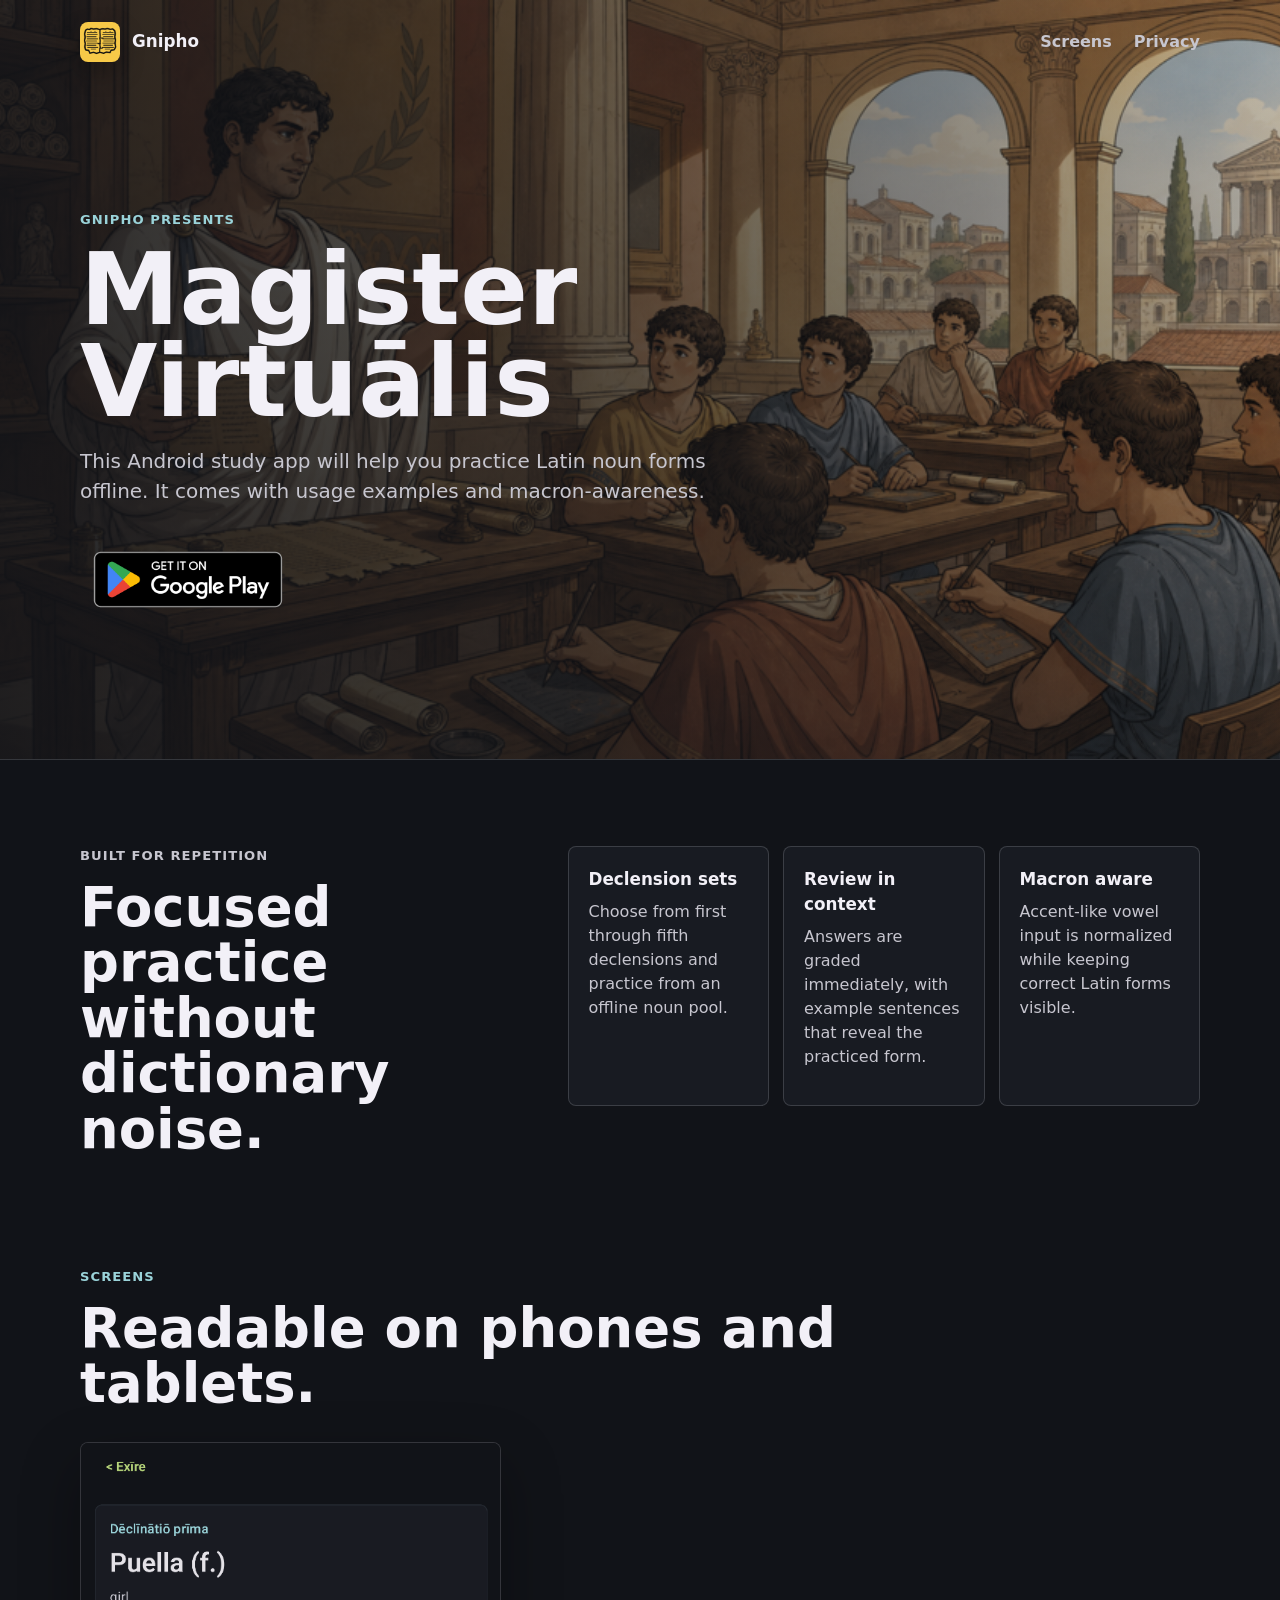
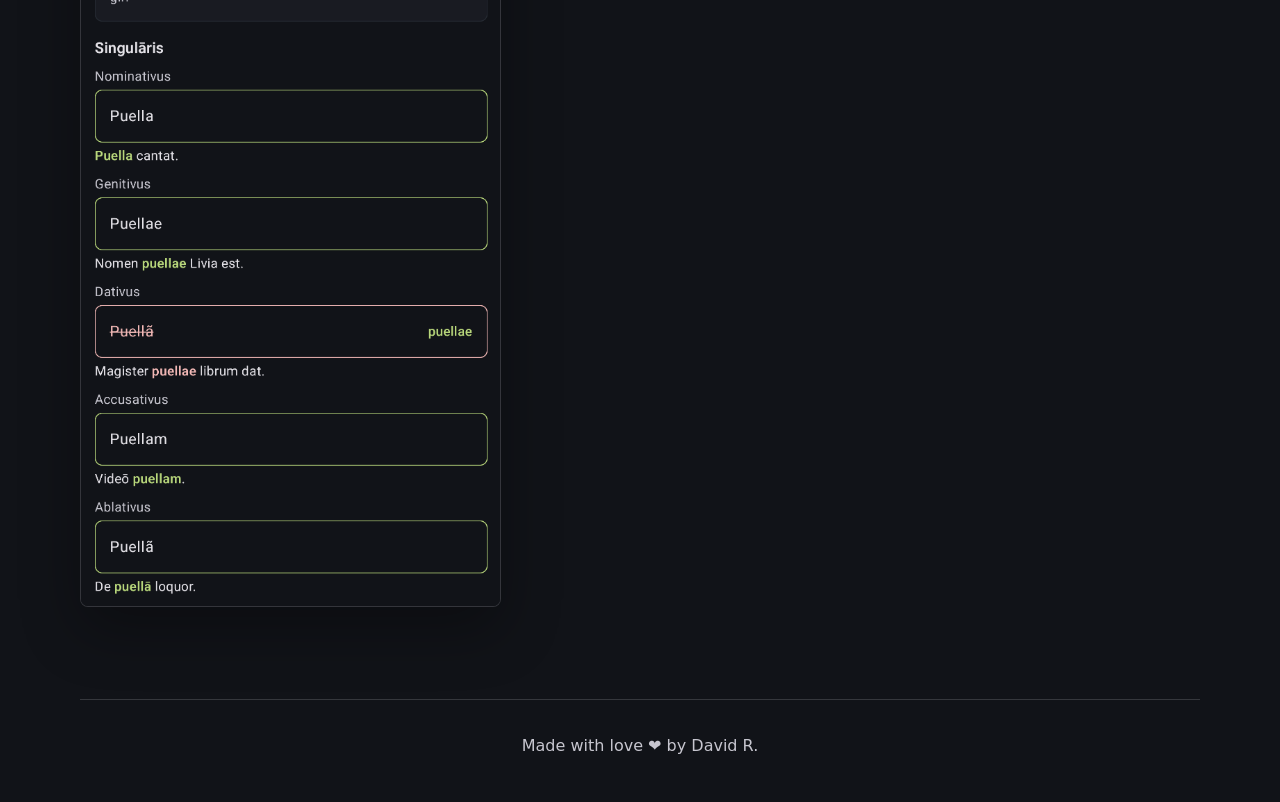
<file: index.html>
<!doctype html>
<html lang="en">
  <head>
    <meta charset="utf-8" />
    <meta name="viewport" content="width=device-width, initial-scale=1" />
    <title>Magister Virtuālis | Gnipho</title>
    <meta
      name="description"
      content="Gnipho presents Magister Virtuālis, a focused Android app for practicing Latin noun declensions offline."
    />
    <meta property="og:title" content="Magister Virtuālis" />
    <meta
      property="og:description"
      content="Practice Latin noun declensions with focused offline drills."
    />
    <meta
      property="og:image"
      content="https://www.gnipho.app/assets/feature-graphic.png"
    />
    <meta property="og:url" content="https://www.gnipho.app/" />
    <meta name="theme-color" content="#111318" />
    <link rel="canonical" href="https://www.gnipho.app/" />
    <link rel="icon" type="image/png" href="assets/app-icon.png" />
    <link rel="stylesheet" href="styles.css" />
  </head>
  <body>
    <header class="hero">
      <img
        class="hero__image"
        src="assets/feature-graphic.png"
        alt="Ancient Roman classroom illustration"
      />
      <nav class="topbar" aria-label="Primary navigation">
        <a class="brand" href="./" aria-label="Gnipho home">
          <img src="assets/app-icon.png" alt="" width="40" height="40" />
          <span>Gnipho</span>
        </a>
        <div class="topbar__links">
          <a class="topbar__link" href="#screens">Screens</a>
          <a class="topbar__link" href="privacy-policy/">Privacy</a>
        </div>
      </nav>
      <div class="hero__content" id="top">
        <p class="eyebrow">Gnipho presents</p>
        <h1>Magister Virtuālis</h1>
        <p class="lede">
          This Android study app will help you practice Latin noun forms offline.
          It comes with usage examples and macron-awareness.
        </p>
        <a
          class="play-badge"
          href="https://play.google.com/store/apps/details?id=com.magistervirtualis"
        >
          <img
            src="assets/google-play-badge.png"
            alt="Get it on Google Play"
            width="646"
            height="250"
          />
        </a>
      </div>
    </header>

    <main>
      <section class="intro" aria-label="App highlights">
        <div>
          <p class="section-label">Built for repetition</p>
          <h2>Focused practice without dictionary noise.</h2>
        </div>
        <div class="intro__grid">
          <article>
            <h3>Declension sets</h3>
            <p>
              Choose from first through fifth declensions and practice from an
              offline noun pool.
            </p>
          </article>
          <article>
            <h3>Review in context</h3>
            <p>
              Answers are graded immediately, with example sentences that reveal
              the practiced form.
            </p>
          </article>
          <article>
            <h3>Macron aware</h3>
            <p>
              Accent-like vowel input is normalized while keeping correct Latin
              forms visible.
            </p>
          </article>
        </div>
      </section>

      <section class="screens" id="screens" aria-label="App screens">
        <div class="screens__heading">
          <p class="section-label">Screens</p>
          <h2>Readable on phones and tablets.</h2>
        </div>
        <div class="screen-grid">
          <figure class="device device--phone">
            <img
              src="assets/practice-phone.png"
              alt="Magister Virtuālis practice screen on a phone"
            />
          </figure>
        </div>
      </section>
    </main>

    <footer>
      <p>Made with love ❤️ by David R.</p>
    </footer>
  </body>
</html>
</file>
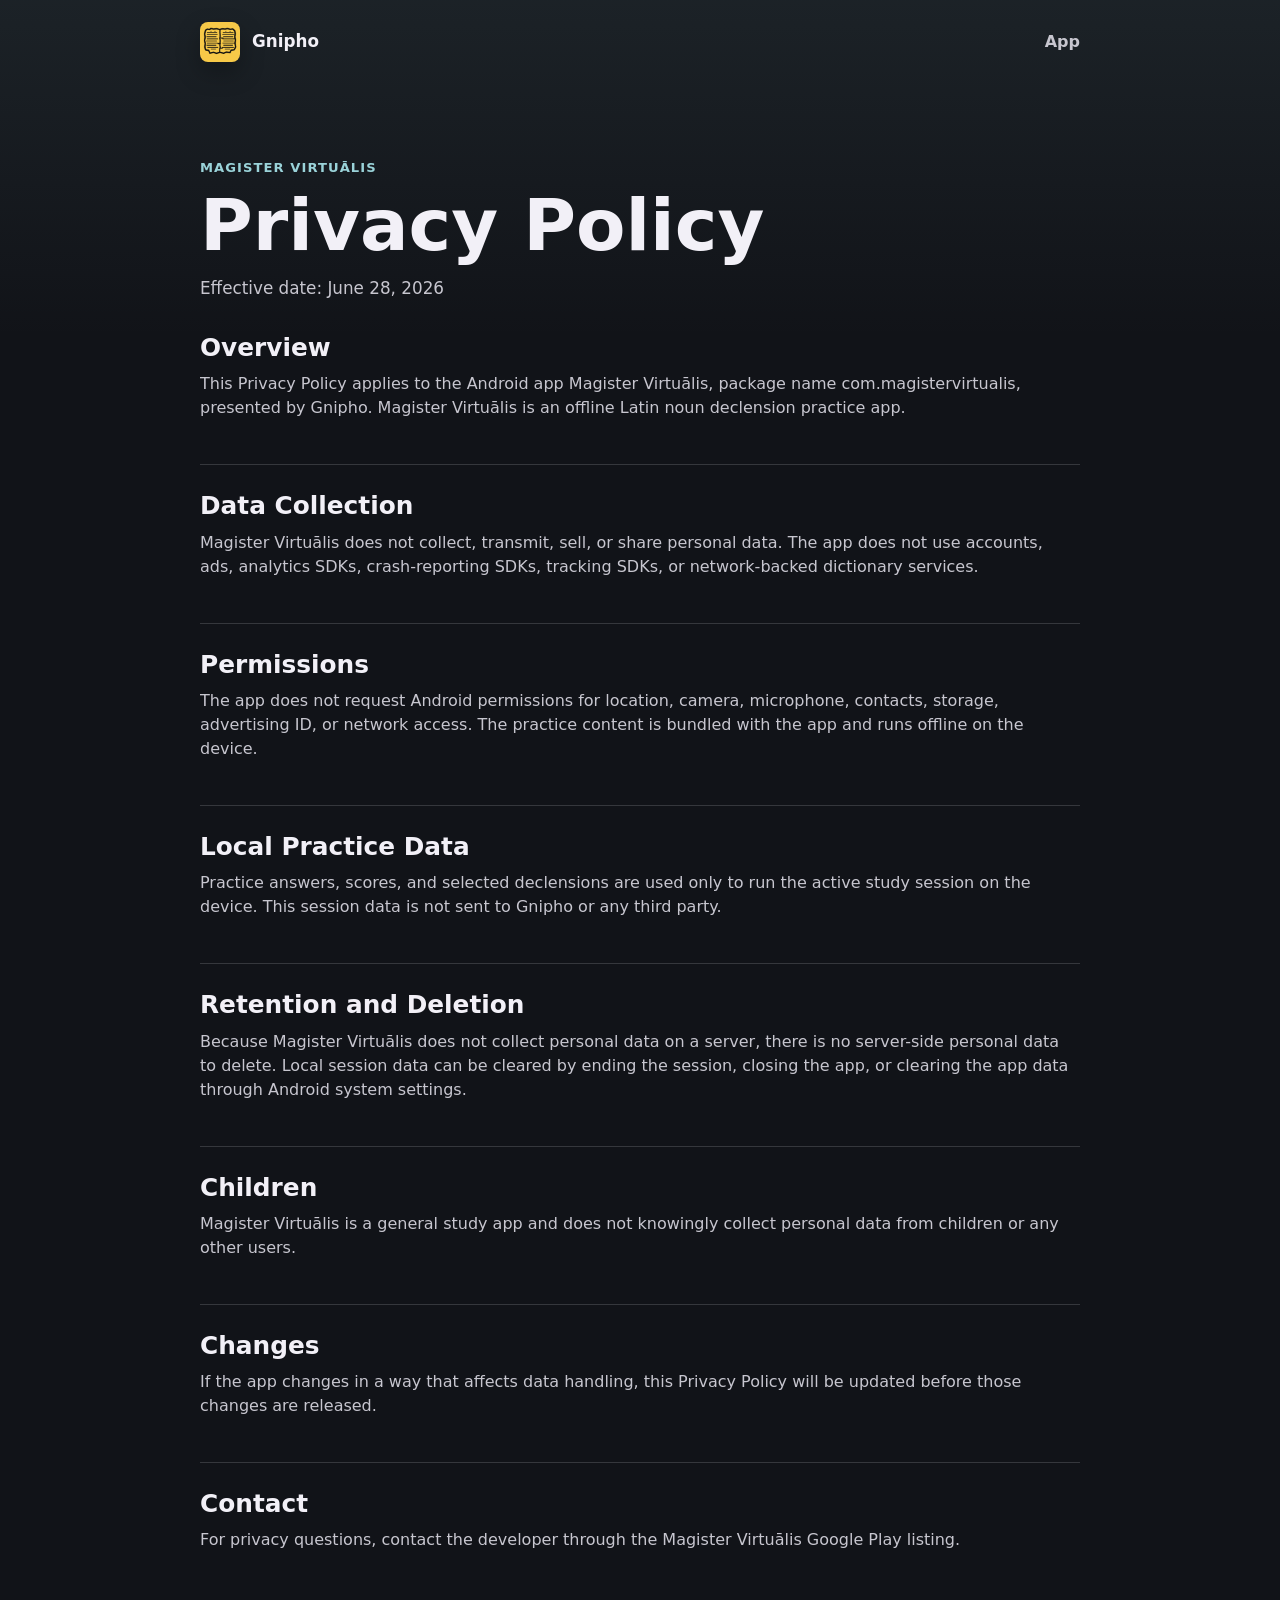
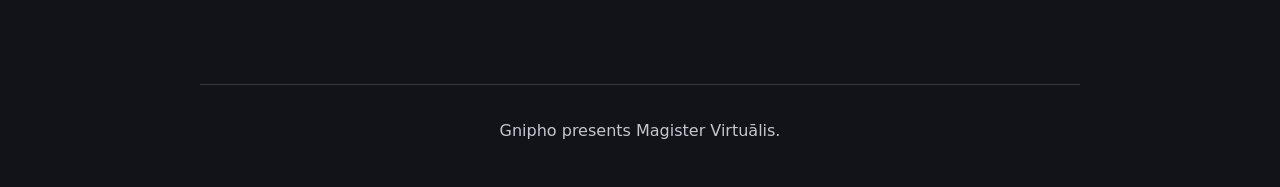
<file: privacy-policy/index.html>
<!doctype html>
<html lang="en">
  <head>
    <meta charset="utf-8">
    <meta name="viewport" content="width=device-width, initial-scale=1">
    <title>Privacy Policy | Magister Virtuālis</title>
    <meta name="description" content="Privacy Policy for the Android app Magister Virtuālis.">
    <meta property="og:title" content="Privacy Policy | Magister Virtuālis">
    <meta property="og:description" content="How Magister Virtuālis handles user data.">
    <meta property="og:url" content="https://www.gnipho.app/privacy-policy/">
    <meta name="theme-color" content="#111318">
    <link rel="canonical" href="https://www.gnipho.app/privacy-policy/">
    <link rel="icon" type="image/png" href="../assets/app-icon.png">
    <link rel="stylesheet" href="../styles.css">
  </head>
  <body class="page">
    <nav class="topbar" aria-label="Primary navigation">
      <a class="brand" href="../" aria-label="Gnipho home">
        <img src="../assets/app-icon.png" alt="" width="40" height="40">
        <span>Gnipho</span>
      </a>
      <div class="topbar__links">
        <a class="topbar__link" href="../">App</a>
      </div>
    </nav>

    <main>
      <p class="eyebrow">Magister Virtuālis</p>
      <h1>Privacy Policy</h1>
      <p class="policy-meta">Effective date: June 28, 2026</p>

      <div class="policy">
        <section>
          <h2>Overview</h2>
          <p>This Privacy Policy applies to the Android app Magister Virtuālis, package name com.magistervirtualis, presented by Gnipho. Magister Virtuālis is an offline Latin noun declension practice app.</p>
        </section>

        <section>
          <h2>Data Collection</h2>
          <p>Magister Virtuālis does not collect, transmit, sell, or share personal data. The app does not use accounts, ads, analytics SDKs, crash-reporting SDKs, tracking SDKs, or network-backed dictionary services.</p>
        </section>

        <section>
          <h2>Permissions</h2>
          <p>The app does not request Android permissions for location, camera, microphone, contacts, storage, advertising ID, or network access. The practice content is bundled with the app and runs offline on the device.</p>
        </section>

        <section>
          <h2>Local Practice Data</h2>
          <p>Practice answers, scores, and selected declensions are used only to run the active study session on the device. This session data is not sent to Gnipho or any third party.</p>
        </section>

        <section>
          <h2>Retention and Deletion</h2>
          <p>Because Magister Virtuālis does not collect personal data on a server, there is no server-side personal data to delete. Local session data can be cleared by ending the session, closing the app, or clearing the app data through Android system settings.</p>
        </section>

        <section>
          <h2>Children</h2>
          <p>Magister Virtuālis is a general study app and does not knowingly collect personal data from children or any other users.</p>
        </section>

        <section>
          <h2>Changes</h2>
          <p>If the app changes in a way that affects data handling, this Privacy Policy will be updated before those changes are released.</p>
        </section>

        <section>
          <h2>Contact</h2>
          <p>For privacy questions, contact the developer through the Magister Virtuālis Google Play listing.</p>
        </section>
      </div>
    </main>

    <footer>
      <p>Gnipho presents Magister Virtuālis.</p>
    </footer>
  </body>
</html>
</file>
<file: styles.css>
:root {
  color-scheme: dark;
  --bg: #111318;
  --surface: #181b22;
  --surface-2: #252a32;
  --text: #f2f0f7;
  --muted: #c7c6cf;
  --accent: #b8d77b;
  --cyan: #9ad3d9;
  --line: rgba(242, 240, 247, 0.16);
  --max: 1120px;
}

* {
  box-sizing: border-box;
}

html {
  scroll-behavior: smooth;
}

body {
  margin: 0;
  background: var(--bg);
  color: var(--text);
  font-family: Inter, ui-sans-serif, system-ui, -apple-system, BlinkMacSystemFont, "Segoe UI", sans-serif;
  line-height: 1.5;
}

img {
  display: block;
  max-width: 100%;
}

a {
  color: inherit;
}

.hero {
  position: relative;
  min-height: min(760px, 92vh);
  overflow: hidden;
  border-bottom: 1px solid var(--line);
}

.hero__image {
  position: absolute;
  inset: 0;
  width: 100%;
  height: 100%;
  object-fit: cover;
}

.hero::after {
  content: "";
  position: absolute;
  inset: 0;
  background:
    linear-gradient(90deg, rgba(17, 19, 24, 0.86), rgba(17, 19, 24, 0.62) 43%, rgba(17, 19, 24, 0.14)),
    linear-gradient(0deg, rgba(17, 19, 24, 0.48), rgba(17, 19, 24, 0.08));
}

.topbar {
  position: relative;
  z-index: 1;
  width: min(var(--max), calc(100% - 40px));
  margin: 0 auto;
  padding: 22px 0;
  display: flex;
  align-items: center;
  justify-content: space-between;
}

.brand {
  display: inline-flex;
  align-items: center;
  gap: 12px;
  text-decoration: none;
  font-weight: 760;
  font-size: 1.05rem;
}

.brand img {
  border-radius: 8px;
  box-shadow: 0 10px 24px rgba(0, 0, 0, 0.28);
}

.topbar__link {
  color: var(--muted);
  text-decoration: none;
  font-weight: 650;
}

.topbar__links {
  display: flex;
  align-items: center;
  gap: 22px;
}

.topbar__link:hover {
  color: var(--text);
}

.hero__content {
  position: relative;
  z-index: 1;
  width: min(var(--max), calc(100% - 40px));
  margin: 0 auto;
  padding: clamp(88px, 14vh, 148px) 0 96px;
}

.eyebrow,
.section-label {
  margin: 0 0 14px;
  color: var(--cyan);
  font-size: 0.82rem;
  font-weight: 800;
  letter-spacing: 0.08em;
  text-transform: uppercase;
}

h1,
h2,
h3,
p {
  margin-top: 0;
}

h1 {
  margin-bottom: 18px;
  max-width: 880px;
  font-size: 6.25rem;
  line-height: 0.92;
  letter-spacing: 0;
}

h2 {
  margin-bottom: 0;
  font-size: 3.4rem;
  line-height: 1.02;
  letter-spacing: 0;
}

h3 {
  margin-bottom: 8px;
  font-size: 1.05rem;
}

.lede {
  max-width: 640px;
  margin-bottom: 32px;
  color: var(--muted);
  font-size: 1.25rem;
}

.play-badge {
  display: inline-block;
  width: min(216px, 100%);
}

.play-badge img {
  width: 100%;
  height: auto;
}

main {
  overflow: hidden;
}

.intro,
.screens,
footer {
  width: min(var(--max), calc(100% - 40px));
  margin: 0 auto;
}

.intro {
  padding: 86px 0 72px;
  display: grid;
  grid-template-columns: minmax(260px, 0.82fr) 1.18fr;
  gap: 48px;
  align-items: start;
}

.intro__grid {
  display: grid;
  grid-template-columns: repeat(3, 1fr);
  gap: 14px;
}

.intro article {
  min-height: 166px;
  padding: 20px;
  border: 1px solid var(--line);
  border-radius: 8px;
  background: var(--surface);
}

.intro p,
.device figcaption,
footer p {
  color: var(--muted);
}

.screens {
  padding: 38px 0 92px;
}

.screens__heading {
  max-width: 760px;
  margin-bottom: 30px;
}

.screen-grid {
  display: grid;
  grid-template-columns: minmax(220px, 0.62fr) minmax(360px, 1fr);
  gap: 20px;
  align-items: start;
}

.device {
  margin: 0;
}

.device img {
  width: 100%;
  border: 1px solid var(--line);
  border-radius: 8px;
  background: #0f1117;
  box-shadow: 0 22px 60px rgba(0, 0, 0, 0.32);
}

.device--phone {
  grid-row: span 2;
}

.device figcaption {
  margin-top: 12px;
  font-size: 0.95rem;
}

footer {
  padding: 34px 0 44px;
  border-top: 1px solid var(--line);
  text-align: center;
}

footer p {
  margin: 0;
}

.page {
  min-height: 100vh;
  background:
    linear-gradient(180deg, rgba(154, 211, 217, 0.08), transparent 340px),
    var(--bg);
}

.page .topbar,
.page main,
.page footer {
  width: min(880px, calc(100% - 40px));
}

.page main {
  margin: 0 auto;
  padding: 74px 0 88px;
}

.page h1 {
  max-width: 760px;
  font-size: 4.5rem;
}

.policy-meta {
  margin-bottom: 34px;
  color: var(--muted);
  font-size: 1.05rem;
}

.policy {
  display: grid;
  gap: 28px;
}

.policy section {
  padding-bottom: 28px;
  border-bottom: 1px solid var(--line);
}

.policy section:last-child {
  border-bottom: 0;
}

.policy h2 {
  margin-bottom: 12px;
  font-size: 1.55rem;
}

.policy p,
.policy li {
  color: var(--muted);
}

.policy ul {
  margin: 0;
  padding-left: 20px;
}

.policy li + li {
  margin-top: 8px;
}

@media (max-width: 900px) {
  .hero {
    min-height: 600px;
  }

  .hero__image {
    object-position: 28% center;
  }

  .hero::after {
    background:
      linear-gradient(0deg, rgba(17, 19, 24, 0.86), rgba(17, 19, 24, 0.46)),
      linear-gradient(90deg, rgba(17, 19, 24, 0.58), rgba(17, 19, 24, 0.14));
  }

  .hero__content {
    padding-top: 92px;
    padding-bottom: 78px;
  }

  h1 {
    font-size: 4.8rem;
  }

  h2 {
    font-size: 2.6rem;
  }

  .intro {
    grid-template-columns: 1fr;
  }

  .intro__grid,
  .screen-grid {
    grid-template-columns: 1fr;
  }

  .device--phone {
    grid-row: auto;
    max-width: 420px;
  }
}

@media (max-width: 560px) {
  .topbar,
  .hero__content,
  .intro,
  .screens,
  footer {
    width: min(100% - 28px, var(--max));
  }

  .topbar {
    gap: 16px;
  }

  .brand {
    gap: 10px;
    font-size: 1rem;
  }

  .topbar__links {
    gap: 14px;
  }

  .topbar__link {
    font-size: 0.95rem;
  }

  h1,
  .page h1 {
    font-size: 3.25rem;
  }

  h2 {
    font-size: 2.1rem;
  }

  .lede {
    font-size: 1.08rem;
  }

  .hero {
    min-height: 540px;
  }

  .hero__content {
    padding-top: 78px;
    padding-bottom: 72px;
  }

  .intro {
    padding-top: 64px;
  }

  .intro article {
    min-height: 0;
  }
}
</file>
